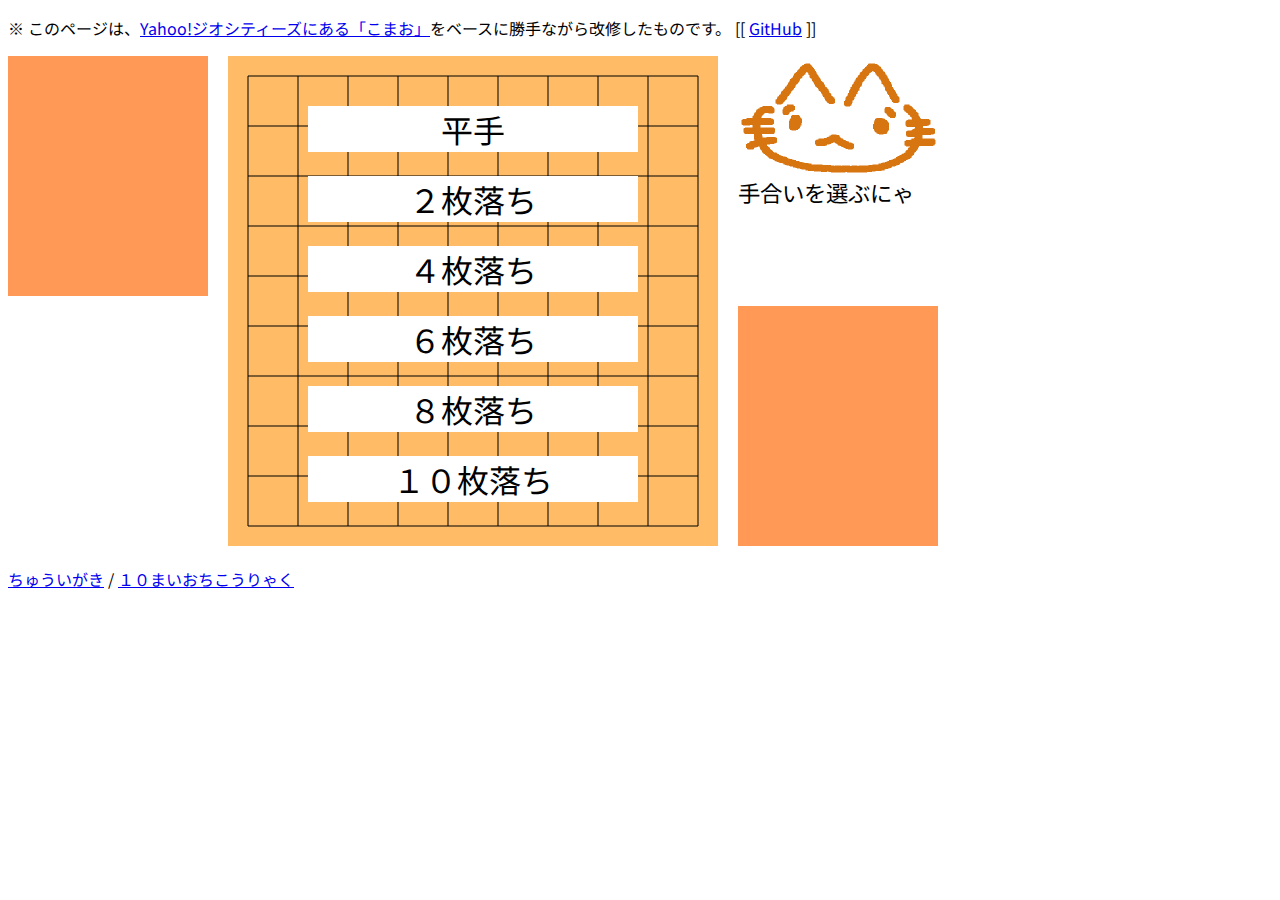
<file: index.html>
<!DOCTYPE html>
<html>
<head prefix="og: http://ogp.me/ns#">
<meta http-equiv="Content-Script-Type" content="text/javascript">
<meta http-equiv="Content-type" content="text/html; charset=UTF-8">
<title>こまお (自家拡張版)</title>
<meta name="description" content="入門者向け、とにかく弱いコンピュータ将棋(ブラウザ将棋)。漢字で書くと「駒男」でもあり、「子猫（こ・まお）」でもあります。">
<meta property="og:title" content="こまお (自家拡張版)">
<meta property="og:description" content="入門者向け、とにかく弱いコンピュータ将棋(ブラウザ将棋)。漢字で書くと「駒男」でもあり、「子猫（こ・まお）」でもあります。">
<meta property="og:type" content="website">
<meta property="og:image" content="https://12ange.github.io/KomaoForked/komaocat.png">
<meta property="og:url" content="https://12ange.github.io/KomaoForked/index.html">

<link rel="stylesheet" type="text/css" href="./komao.css">

<script type="text/javascript" src="./jquery-1.7.1.min.js"></script>

<script type="text/javascript" src="js/global.js"></script>
<script type="text/javascript" src="js/kifu.js"></script>
<script type="text/javascript" src="js/ui.js"></script>
<script type="text/javascript" src="js/koma.js"></script>
<script type="text/javascript" src="js/move.js"></script>
<script type="text/javascript" src="js/gouhou.js"></script>
<script type="text/javascript" src="js/ai.js"></script>
<script type="text/javascript" src="js/comment.js"></script>

</head>
<body>
<p>※ このページは、<a href="http://www.geocities.jp/komao81/">Yahoo!ジオシティーズにある「こまお」</a>をベースに勝手ながら改修したものです。
[[ <a href="https://github.com/12ange/KomaoForked">GitHub</a> ]]</p>

<div id="ban">
	<svg id="banImage" width="930" height="490" version="1.1" xmlns="http://www.w3.org/2000/svg" xmlns:xlink="http://www.w3.org/1999/xlink">
		<!--将棋盤の枠線-->
		<symbol id="lines" width="490" height="490" viewbox="0 0 490 490">
			<path d="M20,20h450m-450,50h450m-450,50h450m-450,50h450m-450,50h450m-450,50h450m-450,50h450m-450,50h450m-450,50h450m-450,50h450"/>
		</symbol>
		<!--駒台-->
		<g fill="#f95">
			<rect x="0" y="0" width="200" height="240"/>
			<rect x="730" y="250" width="200" height="240"/>
		</g>
		<!--将棋盤-->
		<rect x="220" y="0" width="490" height="490" fill="#fb6"/>
		<use x="220" y="0" width="490" height="490" xlink:href="#lines" stroke="rgba(0,0,0,0.5)" stroke-width="2"/>
		<use x="220" y="0" width="490" height="490" xlink:href="#lines" stroke="rgba(0,0,0,0.5)" stroke-width="2" transform="rotate(90 465 245)"/>
		<!--猫-->
		<image x="730" y="-40" width="200" height="200" xlink:href="./komaocat.png"/>
	</svg>
</div>
<!-- pieces:40x41 -->
<!-- FU, KY, KE, GI, KI, KA, HI, OU, TO, NY, NK, NG, UM, RY -->
<p><a href="faq.html">ちゅういがき</a> / <a href="hint10/index.html">１０まいおちこうりゃく</a></p>
</body>
</html>
</file>
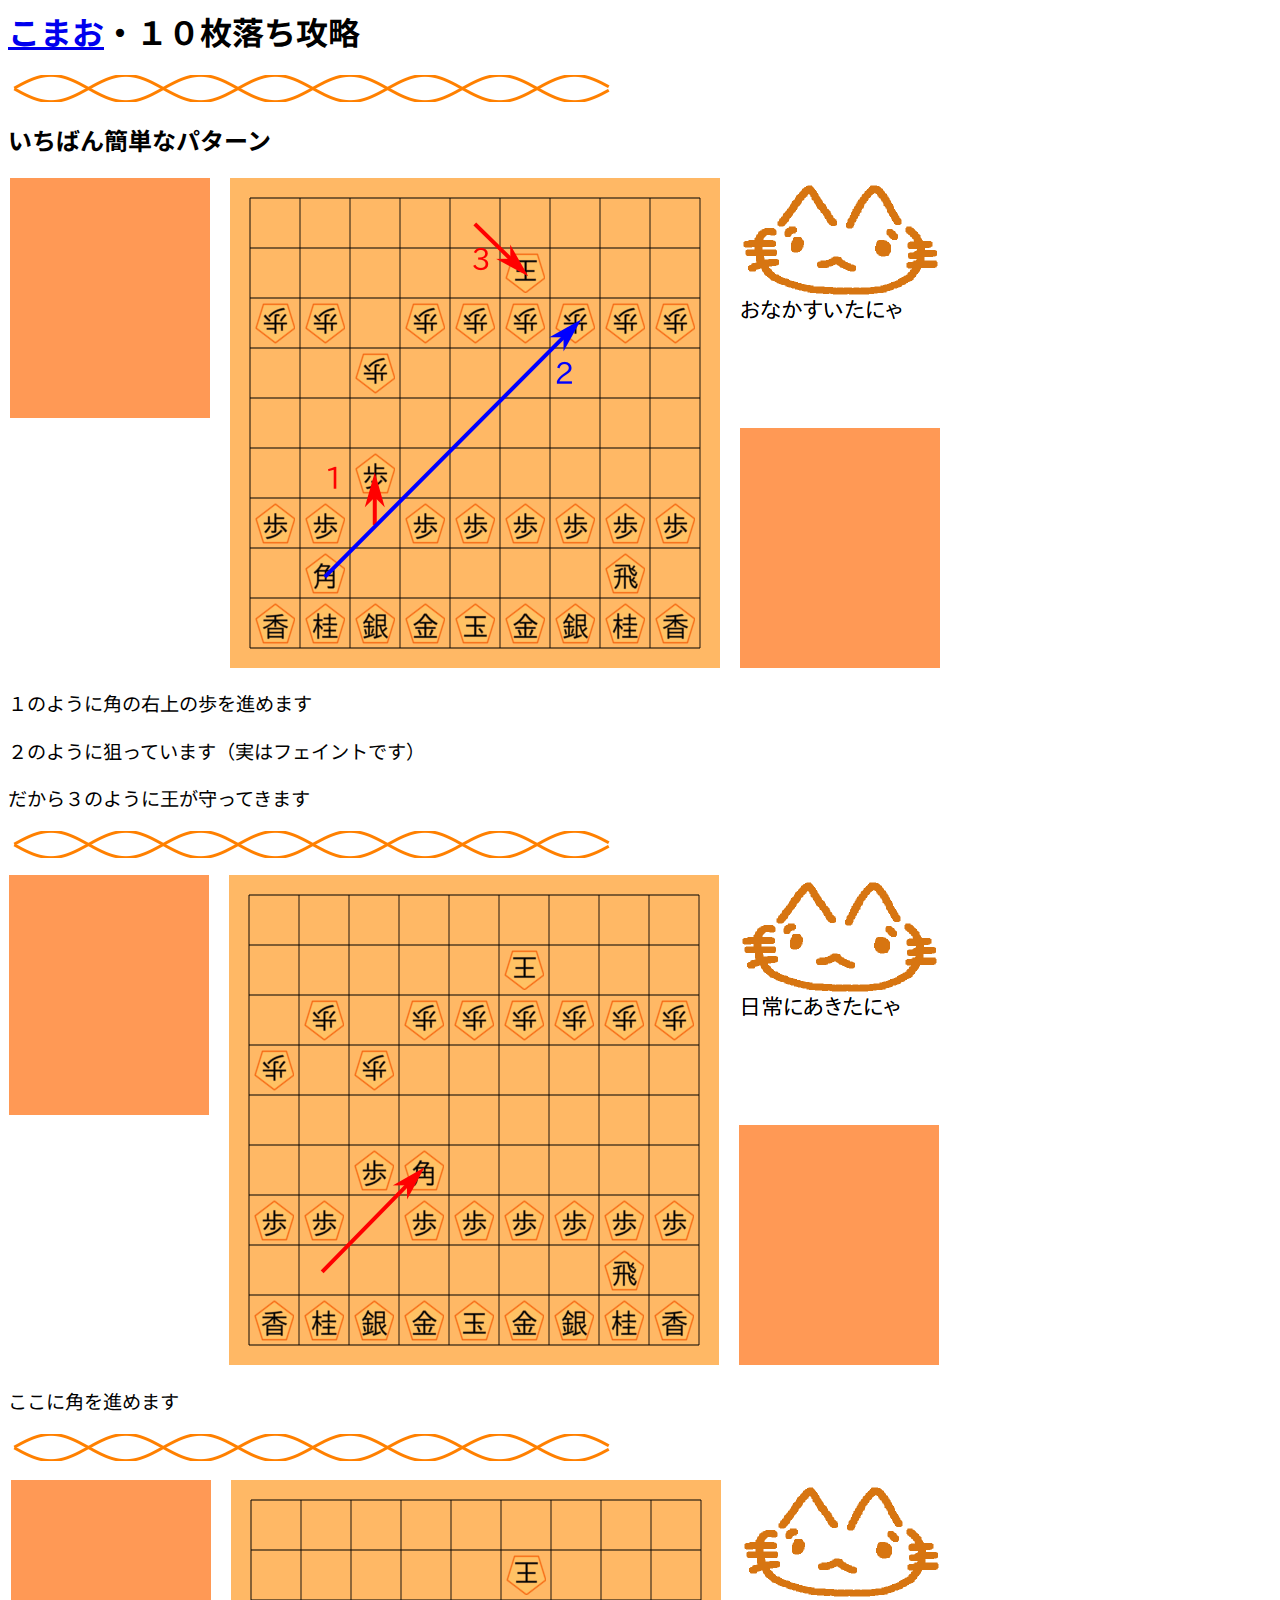
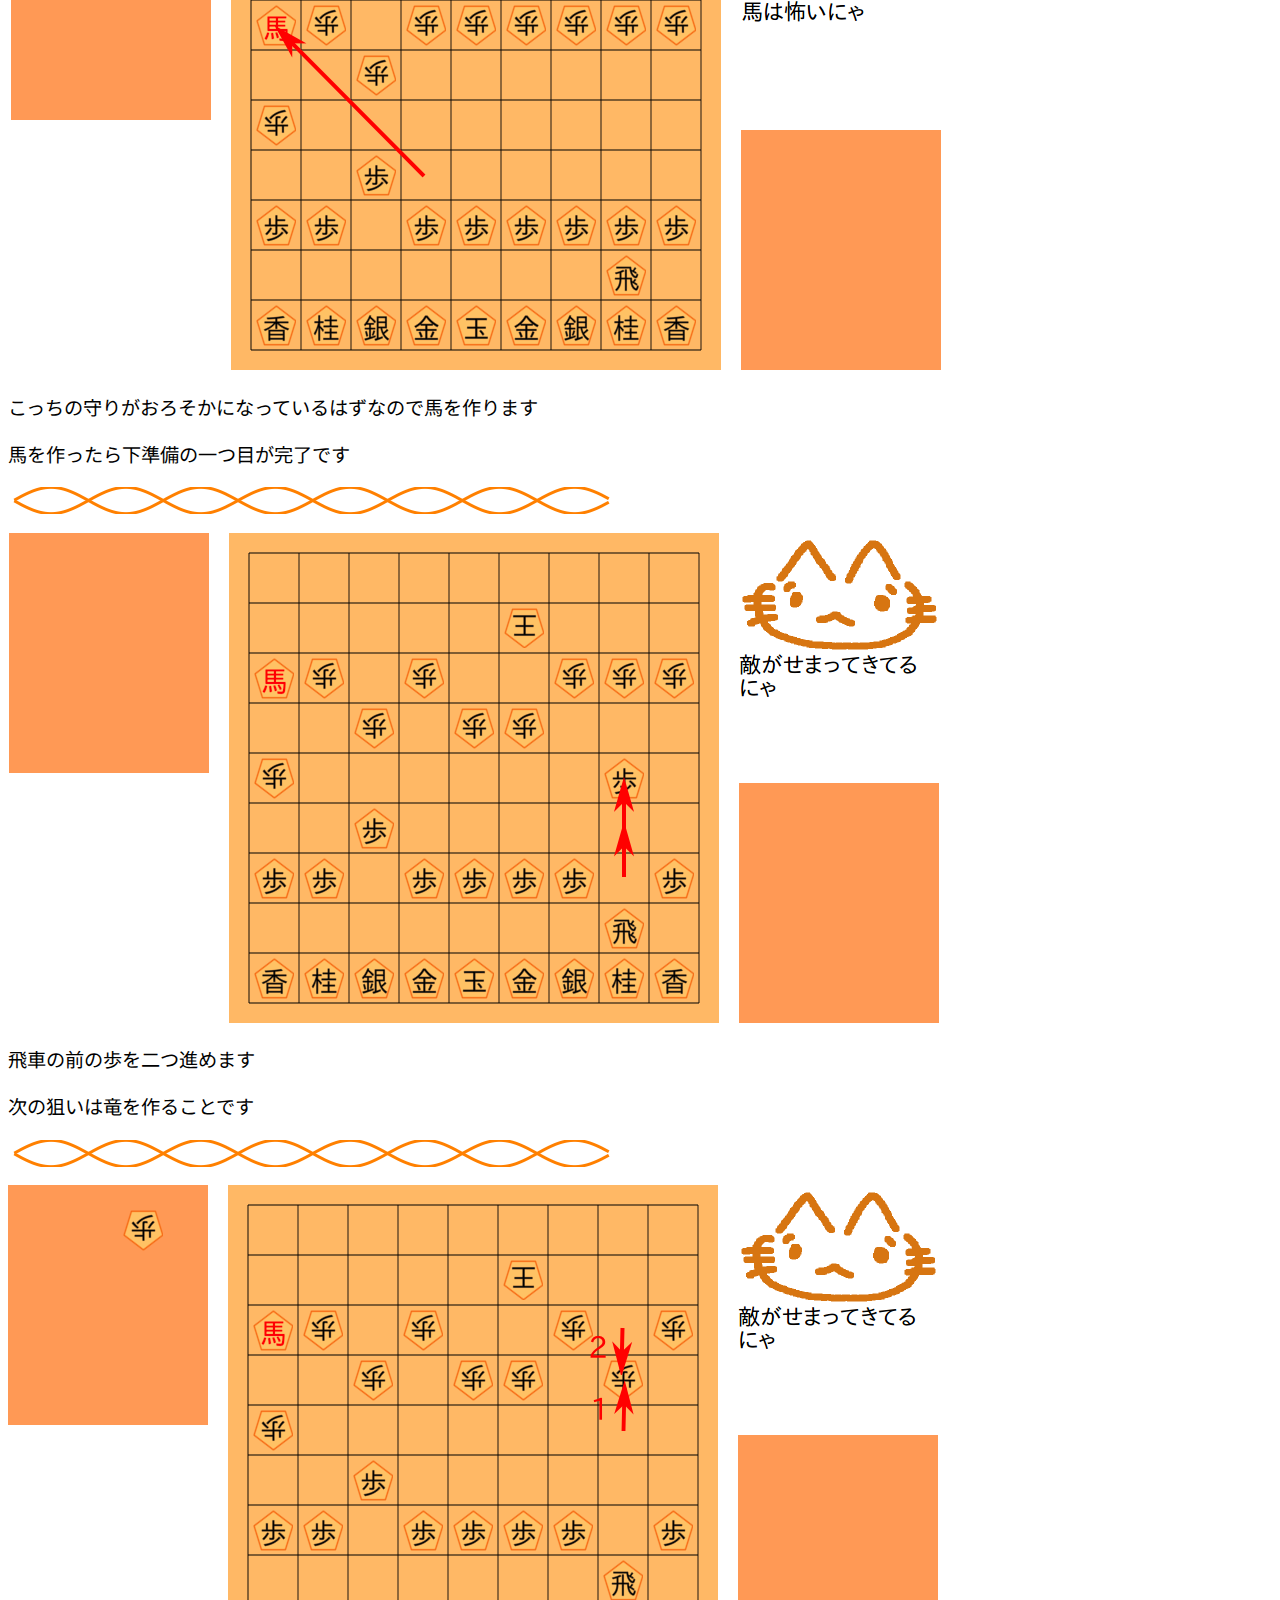
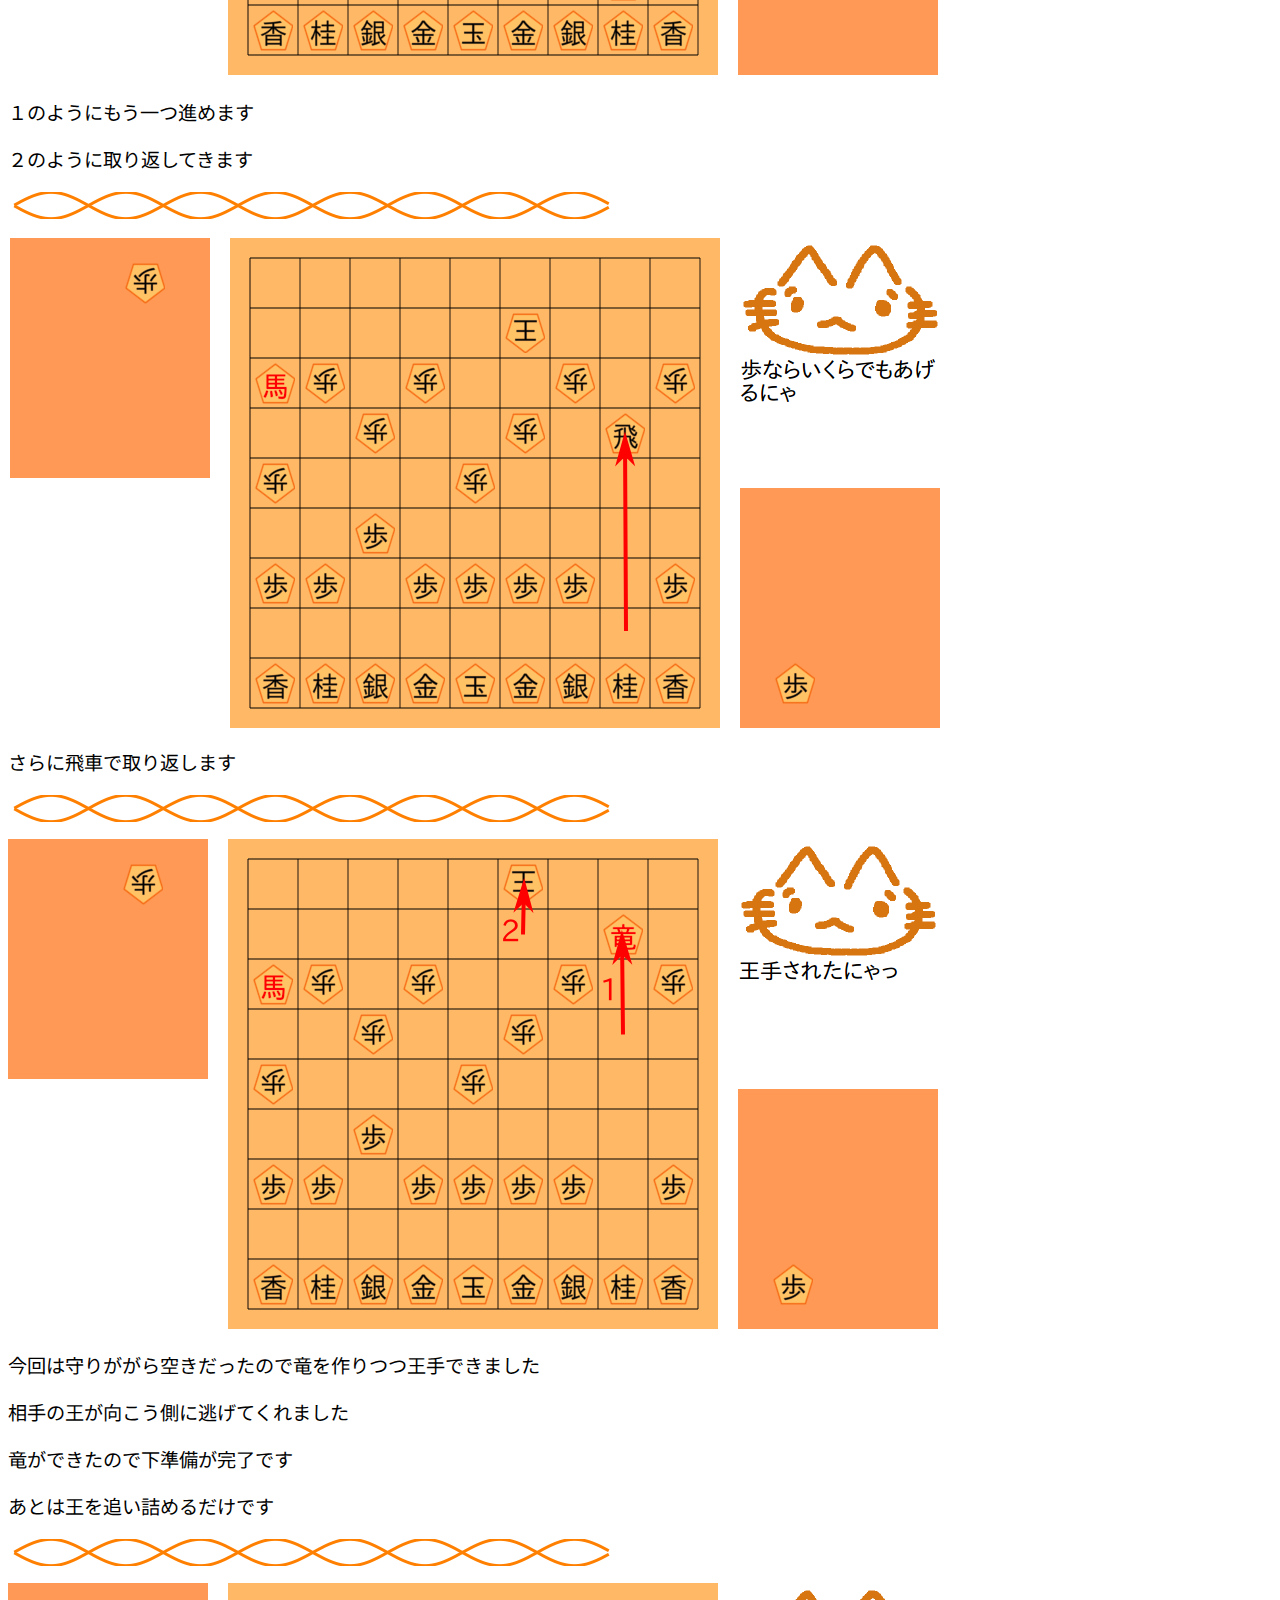
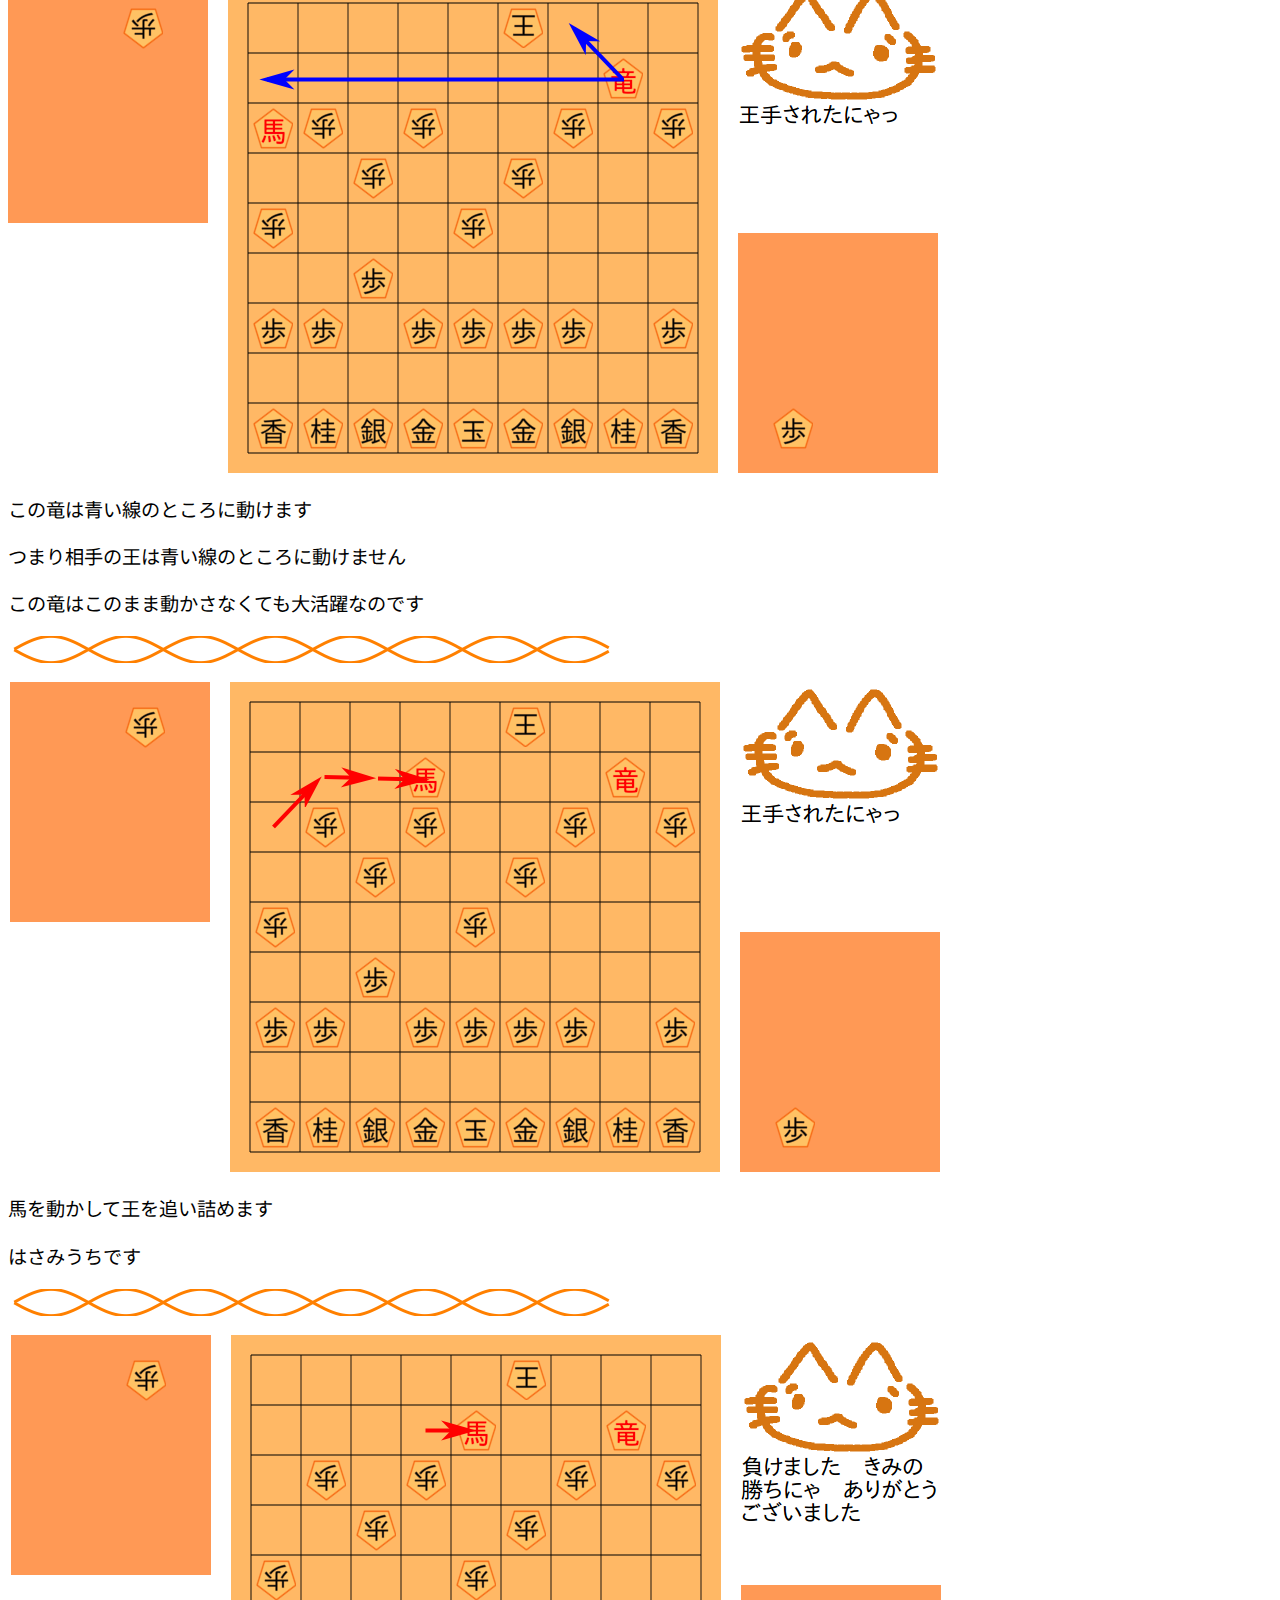
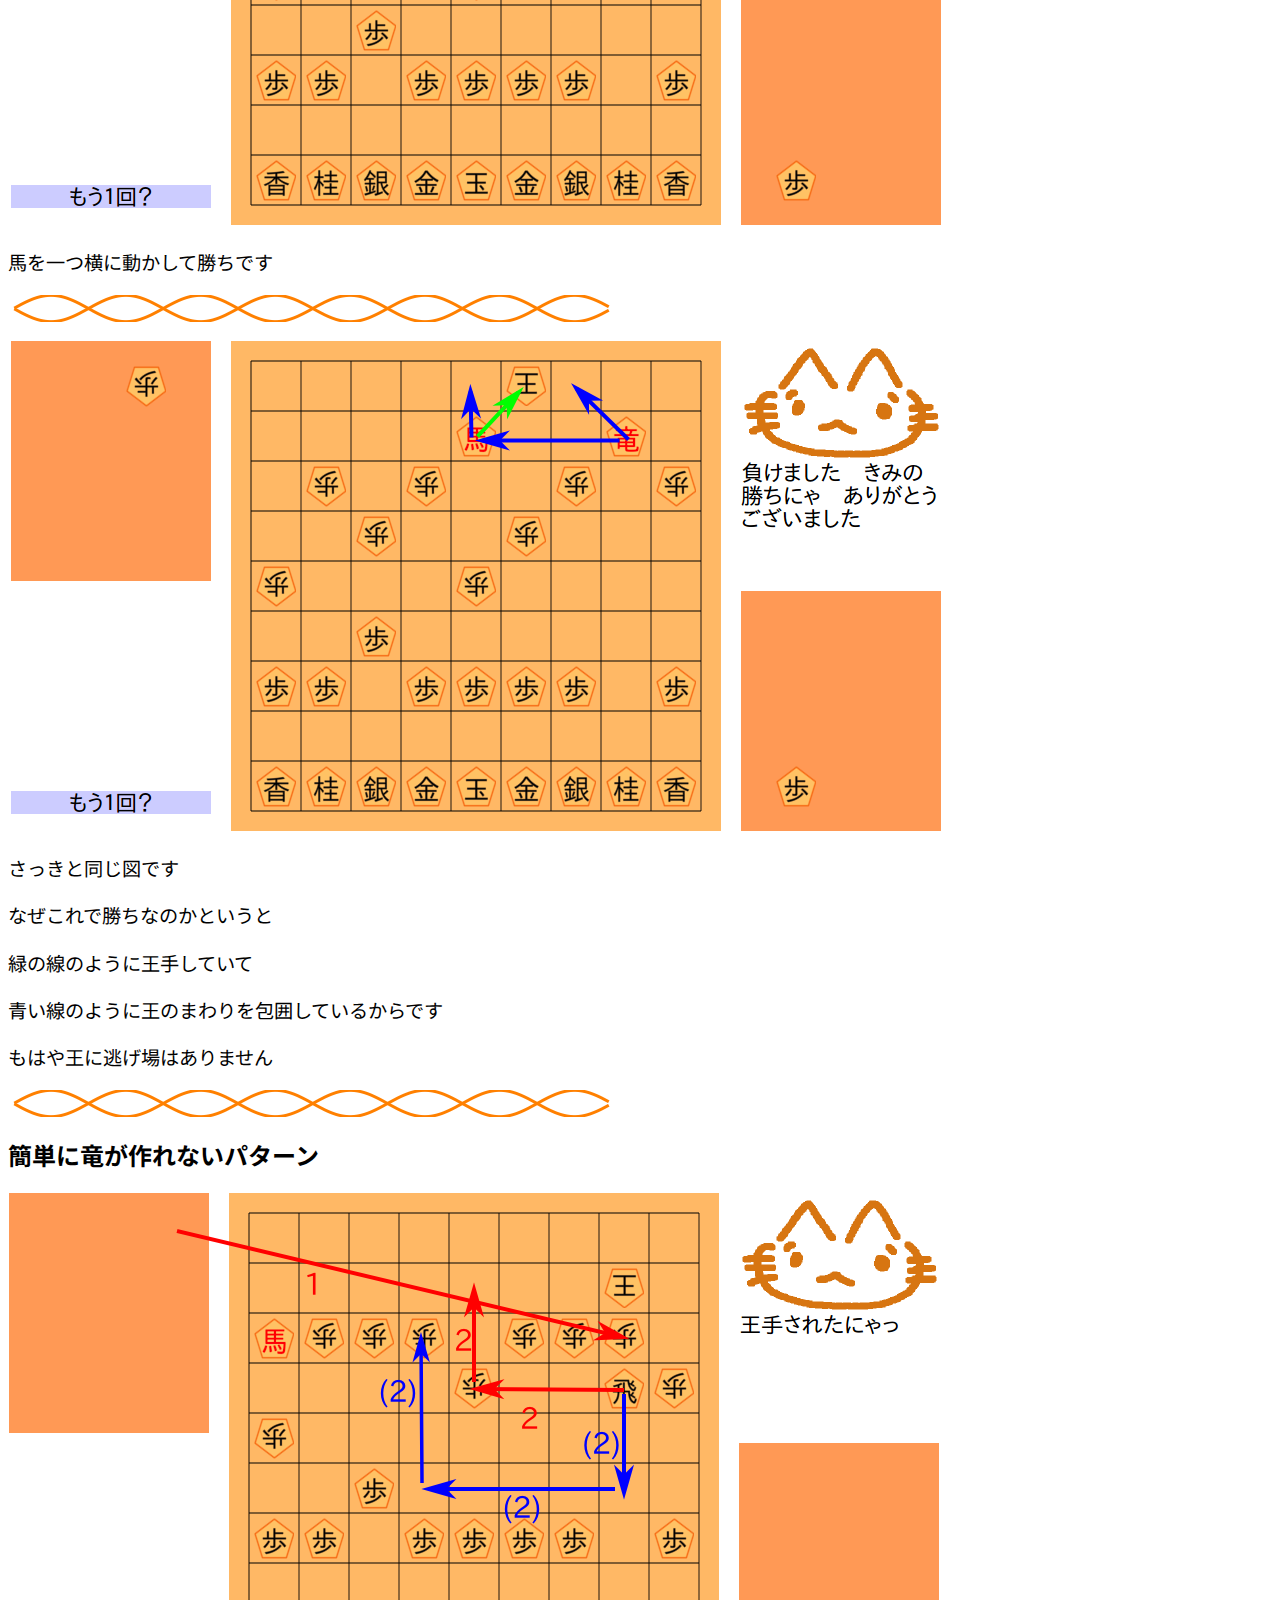
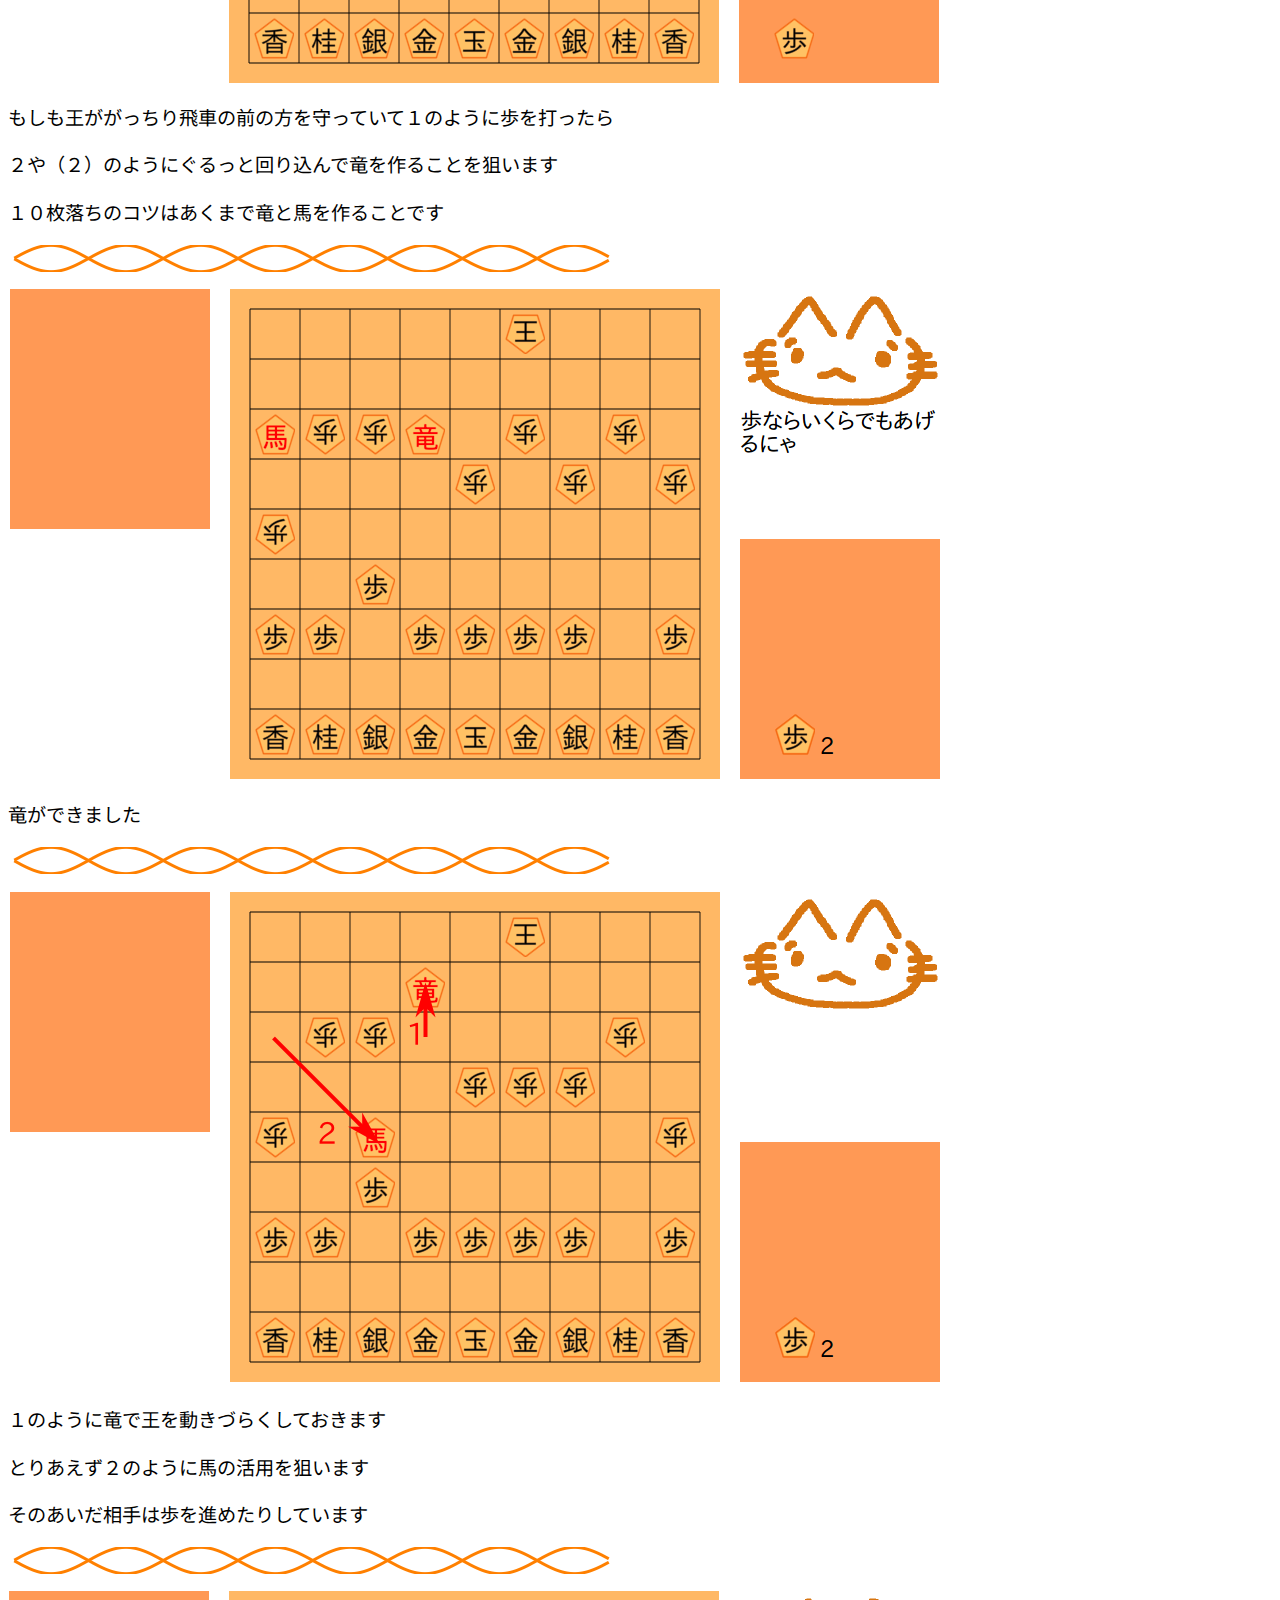
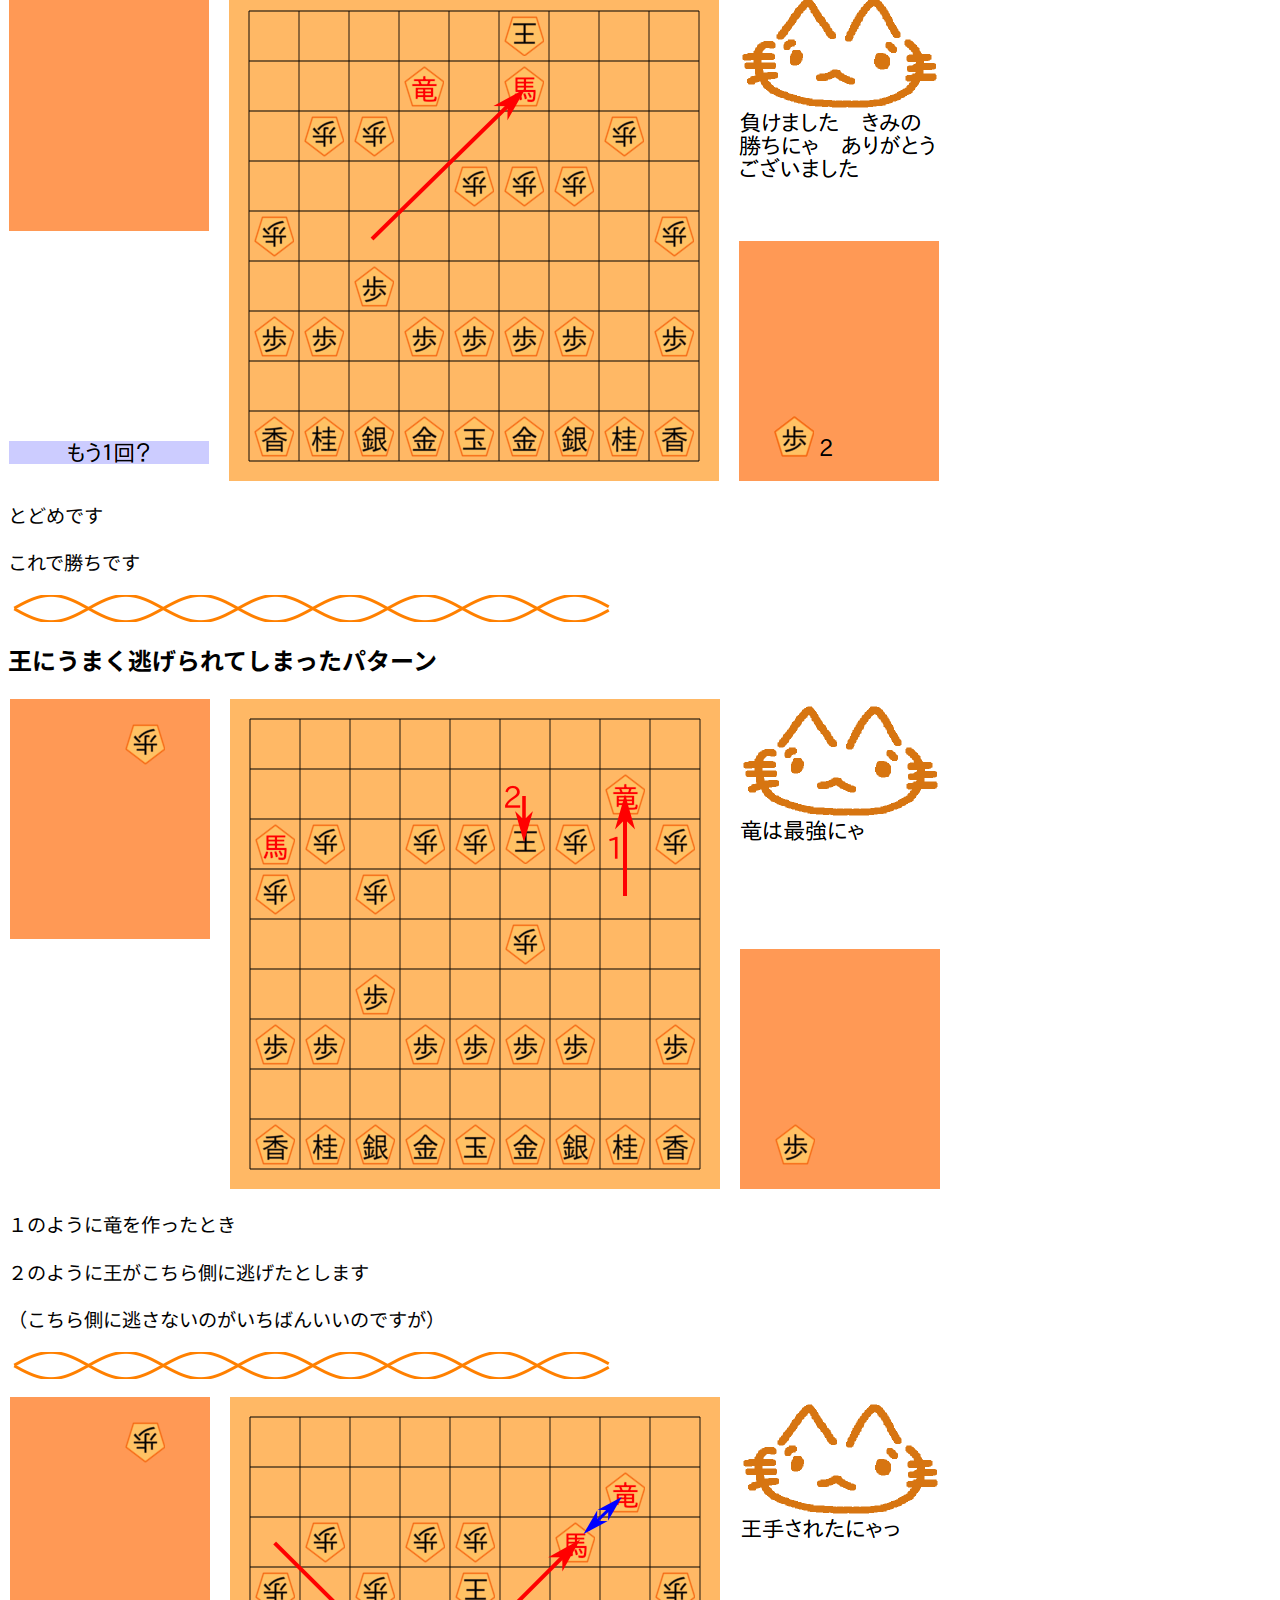
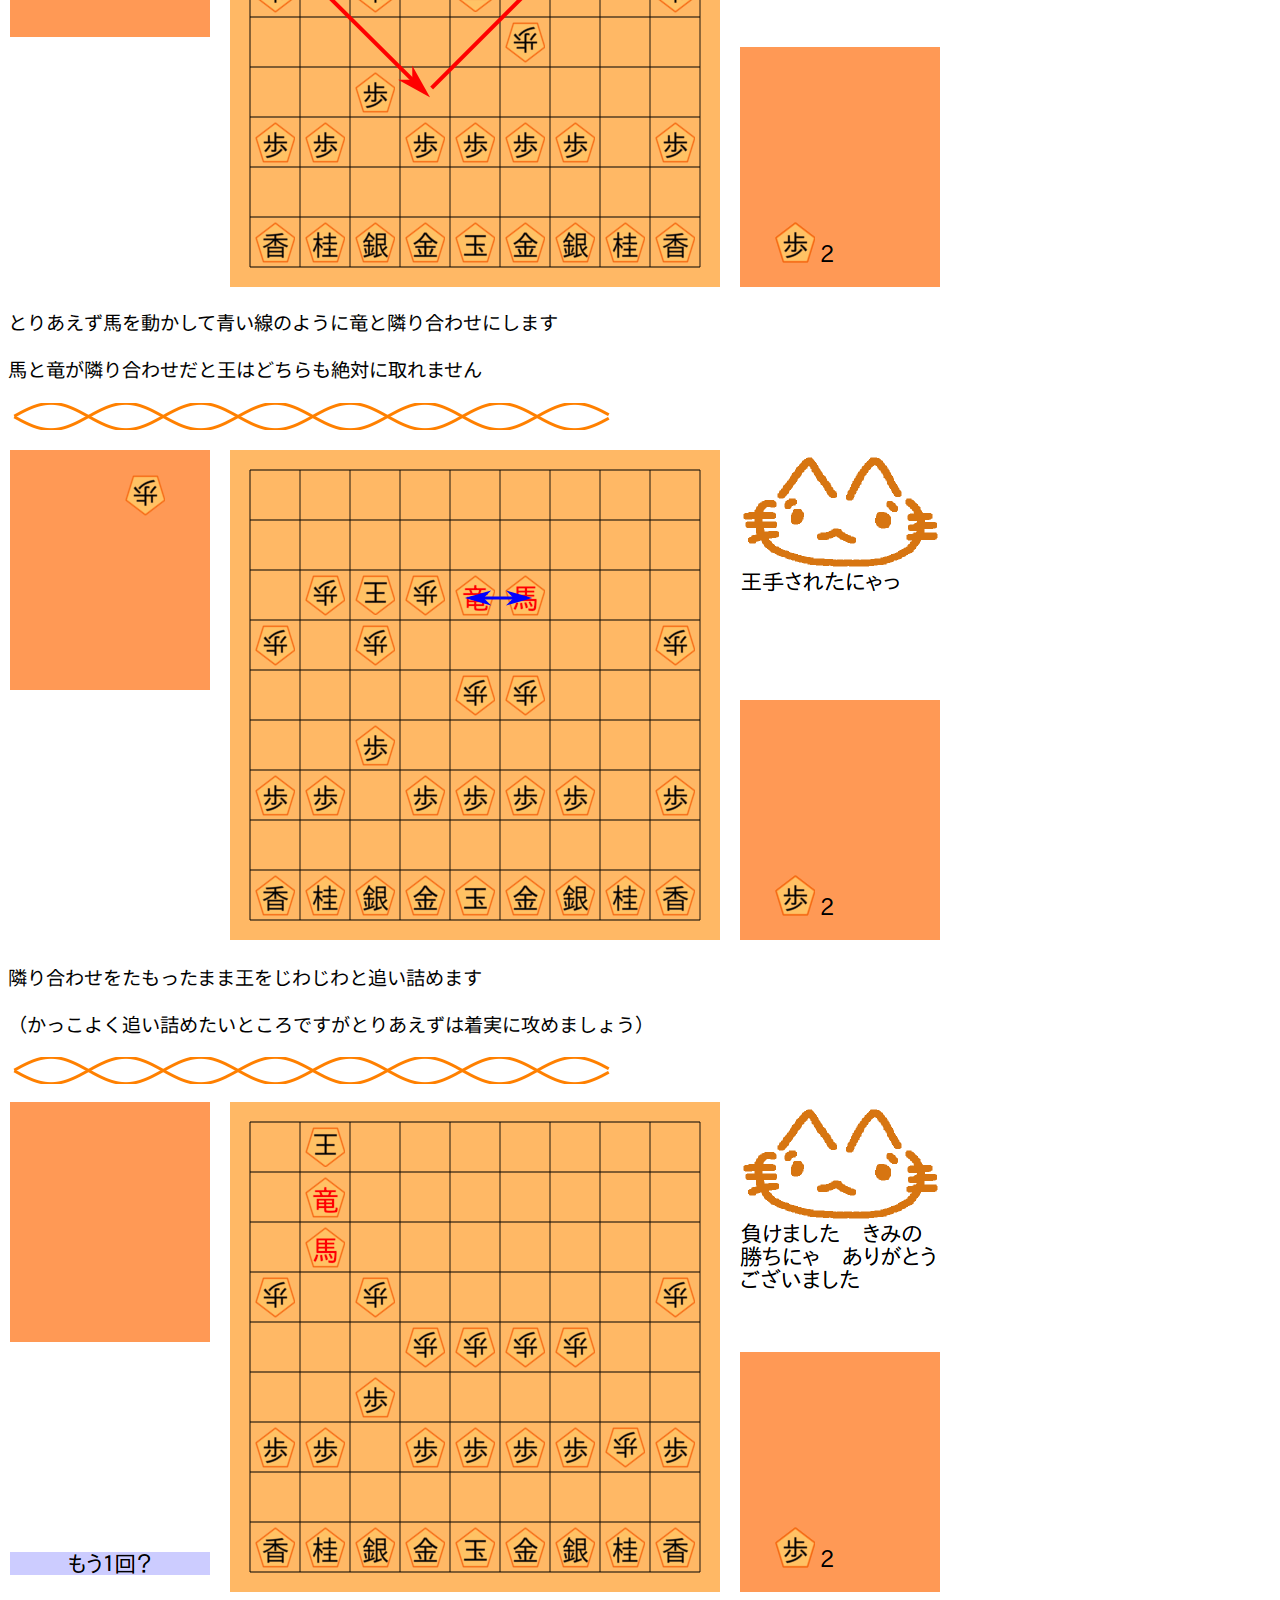
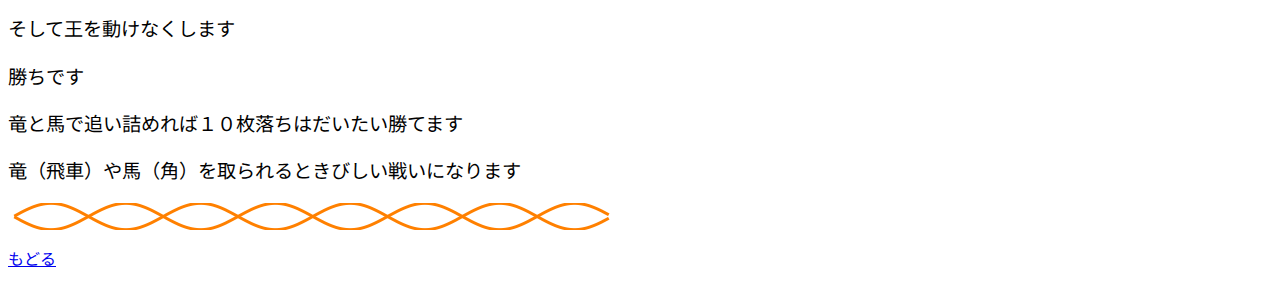
<file: hint10/index.html>
<html><head>
<meta http-equiv="Content-Script-Type" content="text/javascript">
<meta http-equiv="Content-type" content="text/html; charset=UTF-8">
<title>こまお・１０枚落ち攻略</title>
<link rel="stylesheet" type="text/css" href="../komao.css">
</head>
<body>

<h1><a href="../index.html">こまお</a>・１０枚落ち攻略</h1>

<!-- ラインも自作です -->
<p><img src="img/line.png"></p>

<h2>いちばん簡単なパターン</h2>

<p><img src="img/001.png"></p>

<p class="talks">１のように角の右上の歩を進めます</p>
<p class="talks">２のように狙っています（実はフェイントです）</p>
<p class="talks">だから３のように王が守ってきます</p>

<p><img src="img/line.png"></p>

<p><img src="img/002.png"></p>

<p class="talks">ここに角を進めます</p>

<p><img src="img/line.png"></p>

<p><img src="img/003.png"></p>

<p class="talks">こっちの守りがおろそかになっているはずなので馬を作ります</p>
<p class="talks">馬を作ったら下準備の一つ目が完了です</p>

<p><img src="img/line.png"></p>

<p><img src="img/004.png"></p>

<p class="talks">飛車の前の歩を二つ進めます</p>
<p class="talks">次の狙いは竜を作ることです</p>

<p><img src="img/line.png"></p>

<p><img src="img/005.png"></p>

<p class="talks">１のようにもう一つ進めます</p>
<p class="talks">２のように取り返してきます</p>

<p><img src="img/line.png"></p>

<p><img src="img/006.png"></p>

<p class="talks">さらに飛車で取り返します</p>

<p><img src="img/line.png"></p>

<p><img src="img/007.png"></p>

<p class="talks">今回は守りががら空きだったので竜を作りつつ王手できました</p>
<p class="talks">相手の王が向こう側に逃げてくれました</p>
<p class="talks">竜ができたので下準備が完了です</p>
<p class="talks">あとは王を追い詰めるだけです</p>

<p><img src="img/line.png"></p>

<p><img src="img/007-2.png"></p>

<p class="talks">この竜は青い線のところに動けます</p>
<p class="talks">つまり相手の王は青い線のところに動けません</p>
<p class="talks">この竜はこのまま動かさなくても大活躍なのです</p>

<p><img src="img/line.png"></p>

<p><img src="img/008.png"></p>

<p class="talks">馬を動かして王を追い詰めます</p>
<p class="talks">はさみうちです</p>

<p><img src="img/line.png"></p>

<p><img src="img/009.png"></p>

<p class="talks">馬を一つ横に動かして勝ちです</p>

<p><img src="img/line.png"></p>

<p><img src="img/009-2.png"></p>

<p class="talks">さっきと同じ図です</p>
<p class="talks">なぜこれで勝ちなのかというと</p>
<p class="talks">緑の線のように王手していて</p>
<p class="talks">青い線のように王のまわりを包囲しているからです</p>
<p class="talks">もはや王に逃げ場はありません</p>

<p><img src="img/line.png"></p>

<h2>簡単に竜が作れないパターン</h2>

<p><img src="img/010.png"></p>

<p class="talks">もしも王ががっちり飛車の前の方を守っていて１のように歩を打ったら</p>
<p class="talks">２や（２）のようにぐるっと回り込んで竜を作ることを狙います</p>
<p class="talks">１０枚落ちのコツはあくまで竜と馬を作ることです</p>

<p><img src="img/line.png"></p>

<p><img src="img/011.png"></p>

<p class="talks">竜ができました</p>

<p><img src="img/line.png"></p>

<p><img src="img/012.png"></p>

<p class="talks">１のように竜で王を動きづらくしておきます</p>
<p class="talks">とりあえず２のように馬の活用を狙います</p>
<p class="talks">そのあいだ相手は歩を進めたりしています</p>

<p><img src="img/line.png"></p>

<p><img src="img/013.png"></p>

<p class="talks">とどめです</p>
<p class="talks">これで勝ちです</p>

<p><img src="img/line.png"></p>

<h2>王にうまく逃げられてしまったパターン</h2>

<p><img src="img/014.png"></p>

<p class="talks">１のように竜を作ったとき</p>
<p class="talks">２のように王がこちら側に逃げたとします</p>
<p class="talks">（こちら側に逃さないのがいちばんいいのですが）</p>

<p><img src="img/line.png"></p>

<p><img src="img/015.png"></p>

<p class="talks">とりあえず馬を動かして青い線のように竜と隣り合わせにします</p>
<p class="talks">馬と竜が隣り合わせだと王はどちらも絶対に取れません</p>

<p><img src="img/line.png"></p>

<p><img src="img/016.png"></p>

<p class="talks">隣り合わせをたもったまま王をじわじわと追い詰めます</p>
<p class="talks">（かっこよく追い詰めたいところですがとりあえずは着実に攻めましょう）</p>

<p><img src="img/line.png"></p>

<p><img src="img/017.png"></p>

<p class="talks">そして王を動けなくします</p>
<p class="talks">勝ちです</p>
<p class="talks">竜と馬で追い詰めれば１０枚落ちはだいたい勝てます</p>
<p class="talks">竜（飛車）や馬（角）を取られるときびしい戦いになります</p>

<p><img src="img/line.png"></p>

<p><a href="../index.html">もどる</a></p>

</body>
</html>
</file>
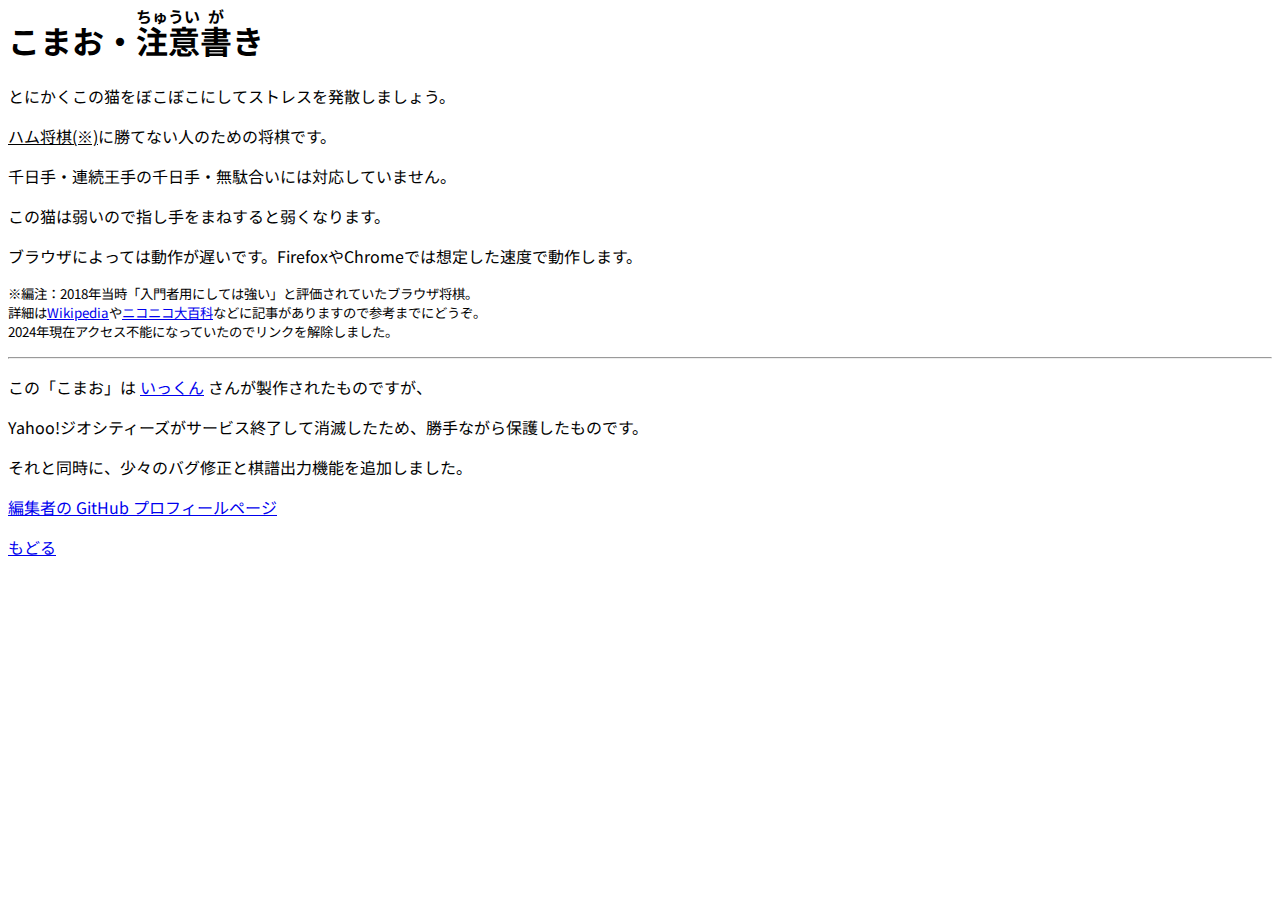
<file: faq.html>
<html><head>
<meta http-equiv="Content-Script-Type" content="text/javascript">
<meta http-equiv="Content-type" content="text/html; charset=UTF-8">
<title>こまお・注意書き</title>
<link rel="stylesheet" type="text/css" href="./komao.css">
</head>
<body>
<h1>こまお・<ruby>注意<rp>(</rp><rt>ちゅうい</rt><rp>)</rp>書<rp>(</rp><rt>が</rt><rp>)</rp></ruby>き</h1>
<p>とにかくこの猫をぼこぼこにしてストレスを発散しましょう。</p>
<p><u>ハム将棋(※)</u>に勝てない人のための将棋です。</p>
<p>千日手・連続王手の千日手・無駄合いには対応していません。</p>
<p>この猫は弱いので指し手をまねすると弱くなります。</p>
<p>ブラウザによっては動作が遅いです。FirefoxやChromeでは想定した速度で動作します。</p>
<p><small>※編注：2018年当時「入門者用にしては強い」と評価されていたブラウザ将棋。
<br>詳細は<a href="https://ja.wikipedia.org/w/index.php?curid=4596247">Wikipedia</a>や<a href="https://dic.nicovideo.jp/id/4650038">ニコニコ大百科</a>などに記事がありますので参考までにどうぞ。
<br>2024年現在アクセス不能になっていたのでリンクを解除しました。</small></p>
<hr>
<p>この「こまお」は <a href="https://twitter.com/#!/ikkn">いっくん</a> さんが製作されたものですが、</p>
<p>Yahoo!ジオシティーズがサービス終了して消滅したため、勝手ながら保護したものです。</p>
<p>それと同時に、少々のバグ修正と棋譜出力機能を追加しました。</p>
<p><a href="https://github.com/12ange">編集者の GitHub プロフィールページ</a></p>
<p><a href="./index.html">もどる</a></p>
</body>
</html>
</file>
<file: komao.css>
@import url('https://fonts.googleapis.com/css?family=Noto+Sans+JP');

body{ background-color:#fff; font-family:"Noto Sans JP",sans-serif; font-size:16px; }

.alternatives,.fields,.highlight,.komacount,.komaochi,.pieces{ position:absolute; }
.alternatives,.fields,.komacount{ font-size:140%; z-index:20; }
.alternatives,.fields{ width:200px; }
.alternatives,.komaochi{ cursor:pointer; }
.alternatives,.komaochi,#questionField{ text-align:center; }
.fields,.komacount,.pieces{ cursor:default; }
.highlight{ background-color:rgba(141,95,211,.5); height:50px; width:50px; z-index:40; }
.komaochi{ background-color:#fff; font-size:200%; left:300px; width:330px; z-index:50; }
.pieces{ z-index:30; }
.talks{ font-size:120%; }

#alternativeFirst{ background-color:#a8f; top:350px; left:0px; }
#alternativeSecond,
#alternativeSaveKifu{ background-color:#f8a; top:400px; left:0px; }
#alternativeRestart{ background-color:#ccf; top:450px; left:0px; }
#ban,#banImage { position:relative; }
#banImage{ z-index:0; }
#questionField{ top:280px; left:0px; }
#talkField{ background-color:#fff; top:120px; left:730px; }
</file>
